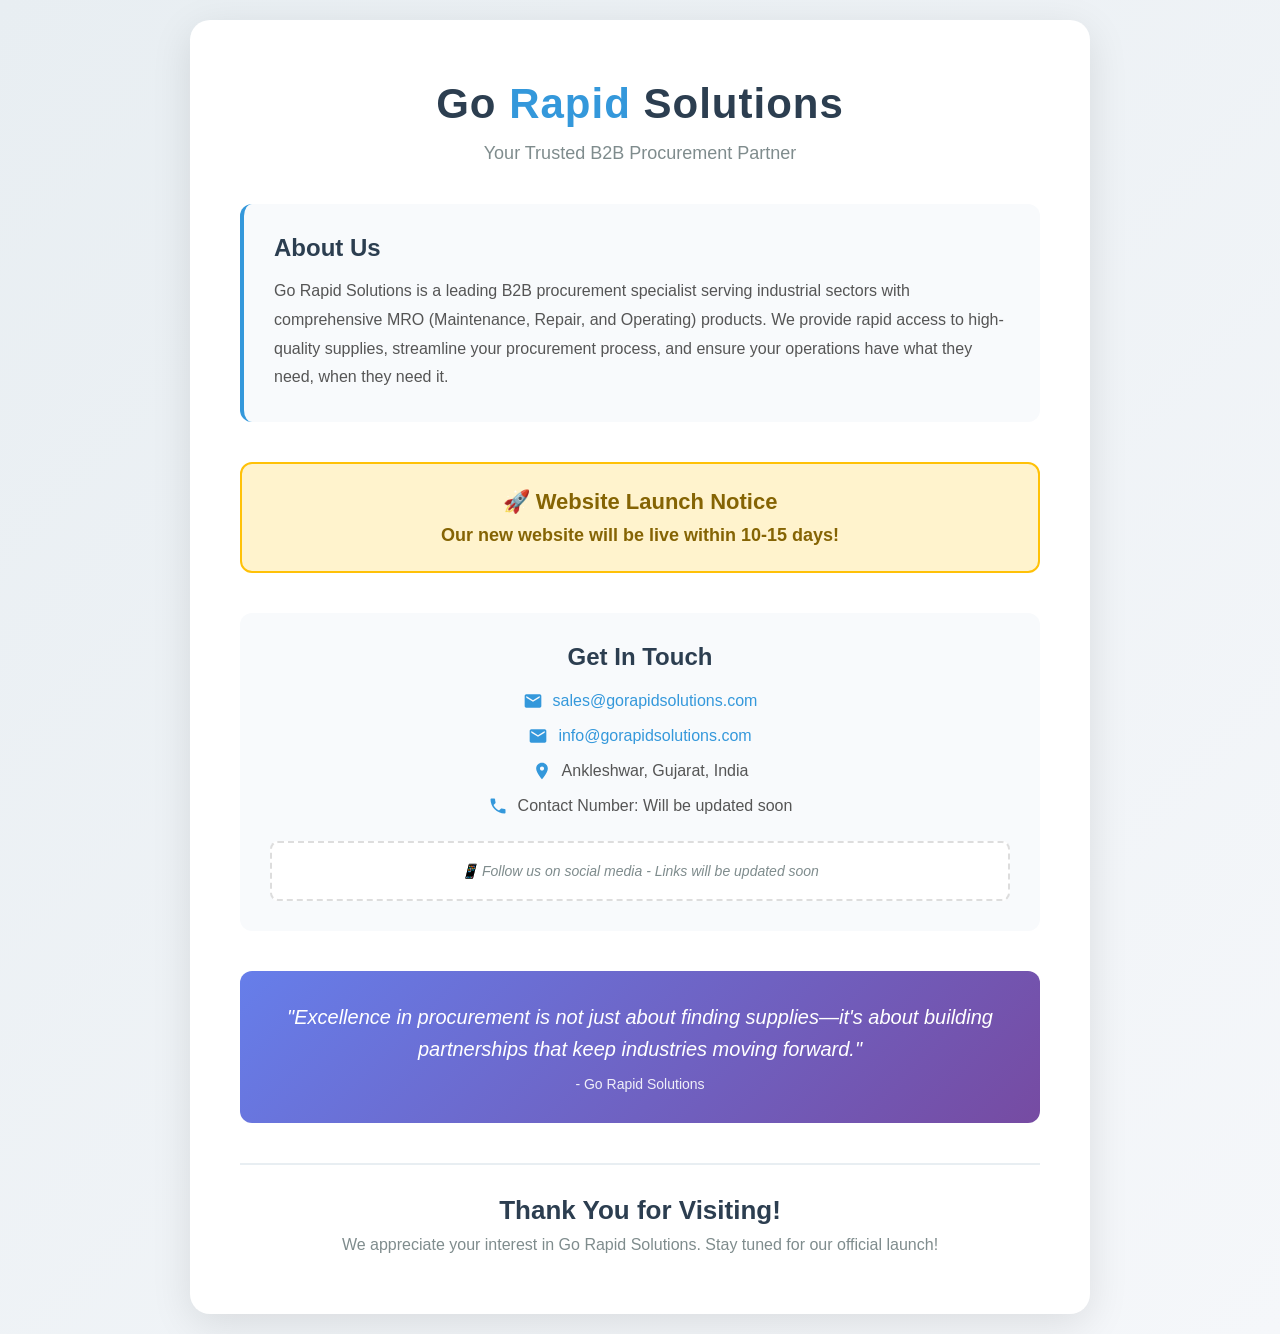
<file: index.html>
<!DOCTYPE html>
<html lang="en">
<head>
    <meta charset="UTF-8">
    <meta name="viewport" content="width=device-width, initial-scale=1.0">
    <title>Go Rapid Solutions - Coming Soon</title>
    <link rel="icon" type="image/png" href="https://nbgkpgkkiqbczqzkecgb.supabase.co/storage/v1/object/public/rapid-images/brand-logo/BrandLogoNewG.PNG">
    <link rel="apple-touch-icon" href="https://nbgkpgkkiqbczqzkecgb.supabase.co/storage/v1/object/public/rapid-images/brand-logo/BrandLogoNewG.PNG">
    <link rel="stylesheet" href="styles.css">
</head>
<body>
    <div class="container">
        <div class="logo">
            Go <span>Rapid</span> Solutions
        </div>
        <div class="subtitle">Your Trusted B2B Procurement Partner</div>

        <div class="about">
            <h2>About Us</h2>
            <p>
                Go Rapid Solutions is a leading B2B procurement specialist serving industrial sectors with comprehensive MRO (Maintenance, Repair, and Operating) products. We provide rapid access to high-quality supplies, streamline your procurement process, and ensure your operations have what they need, when they need it.
            </p>
        </div>

        <div class="notice-box">
            <h3>🚀 Website Launch Notice</h3>
            <p>Our new website will be live within 10-15 days!</p>
        </div>

        <div class="contact-section">
            <h3>Get In Touch</h3>
            <div class="contact-info">
                <div class="contact-item">
                    <svg xmlns="http://www.w3.org/2000/svg" viewBox="0 0 24 24">
                        <path d="M20 4H4c-1.1 0-1.99.9-1.99 2L2 18c0 1.1.9 2 2 2h16c1.1 0 2-.9 2-2V6c0-1.1-.9-2-2-2zm0 4l-8 5-8-5V6l8 5 8-5v2z"/>
                    </svg>
                    <a href="mailto:sales@gorapidsolutions.com">sales@gorapidsolutions.com</a>
                </div>
                <div class="contact-item">
                    <svg xmlns="http://www.w3.org/2000/svg" viewBox="0 0 24 24">
                        <path d="M20 4H4c-1.1 0-1.99.9-1.99 2L2 18c0 1.1.9 2 2 2h16c1.1 0 2-.9 2-2V6c0-1.1-.9-2-2-2zm0 4l-8 5-8-5V6l8 5 8-5v2z"/>
                    </svg>
                    <a href="mailto:info@gorapidsolutions.com">info@gorapidsolutions.com</a>
                </div>
                <div class="contact-item">
                    <svg xmlns="http://www.w3.org/2000/svg" viewBox="0 0 24 24">
                        <path d="M12 2C8.13 2 5 5.13 5 9c0 5.25 7 13 7 13s7-7.75 7-13c0-3.87-3.13-7-7-7zm0 9.5c-1.38 0-2.5-1.12-2.5-2.5s1.12-2.5 2.5-2.5 2.5 1.12 2.5 2.5-1.12 2.5-2.5 2.5z"/>
                    </svg>
                    <span>Ankleshwar, Gujarat, India</span>
                </div>
                <div class="contact-item">
                    <svg xmlns="http://www.w3.org/2000/svg" viewBox="0 0 24 24">
                        <path d="M6.62 10.79c1.44 2.83 3.76 5.14 6.59 6.59l2.2-2.2c.27-.27.67-.36 1.02-.24 1.12.37 2.33.57 3.57.57.55 0 1 .45 1 1V20c0 .55-.45 1-1 1-9.39 0-17-7.61-17-17 0-.55.45-1 1-1h3.5c.55 0 1 .45 1 1 0 1.25.2 2.45.57 3.57.11.35.03.74-.25 1.02l-2.2 2.2z"/>
                    </svg>
                    <span>Contact Number: Will be updated soon</span>
                </div>
            </div>

            <div class="social-placeholder">
                <p>📱 Follow us on social media - Links will be updated soon</p>
            </div>
        </div>

        <div class="quote">
            <p>"Excellence in procurement is not just about finding supplies—it's about building partnerships that keep industries moving forward."</p>
            <span>- Go Rapid Solutions</span>
        </div>

        <div class="thank-you">
            <h3>Thank You for Visiting!</h3>
            <p>We appreciate your interest in Go Rapid Solutions. Stay tuned for our official launch!</p>
        </div>
    </div>
</body>
</html>
</file>
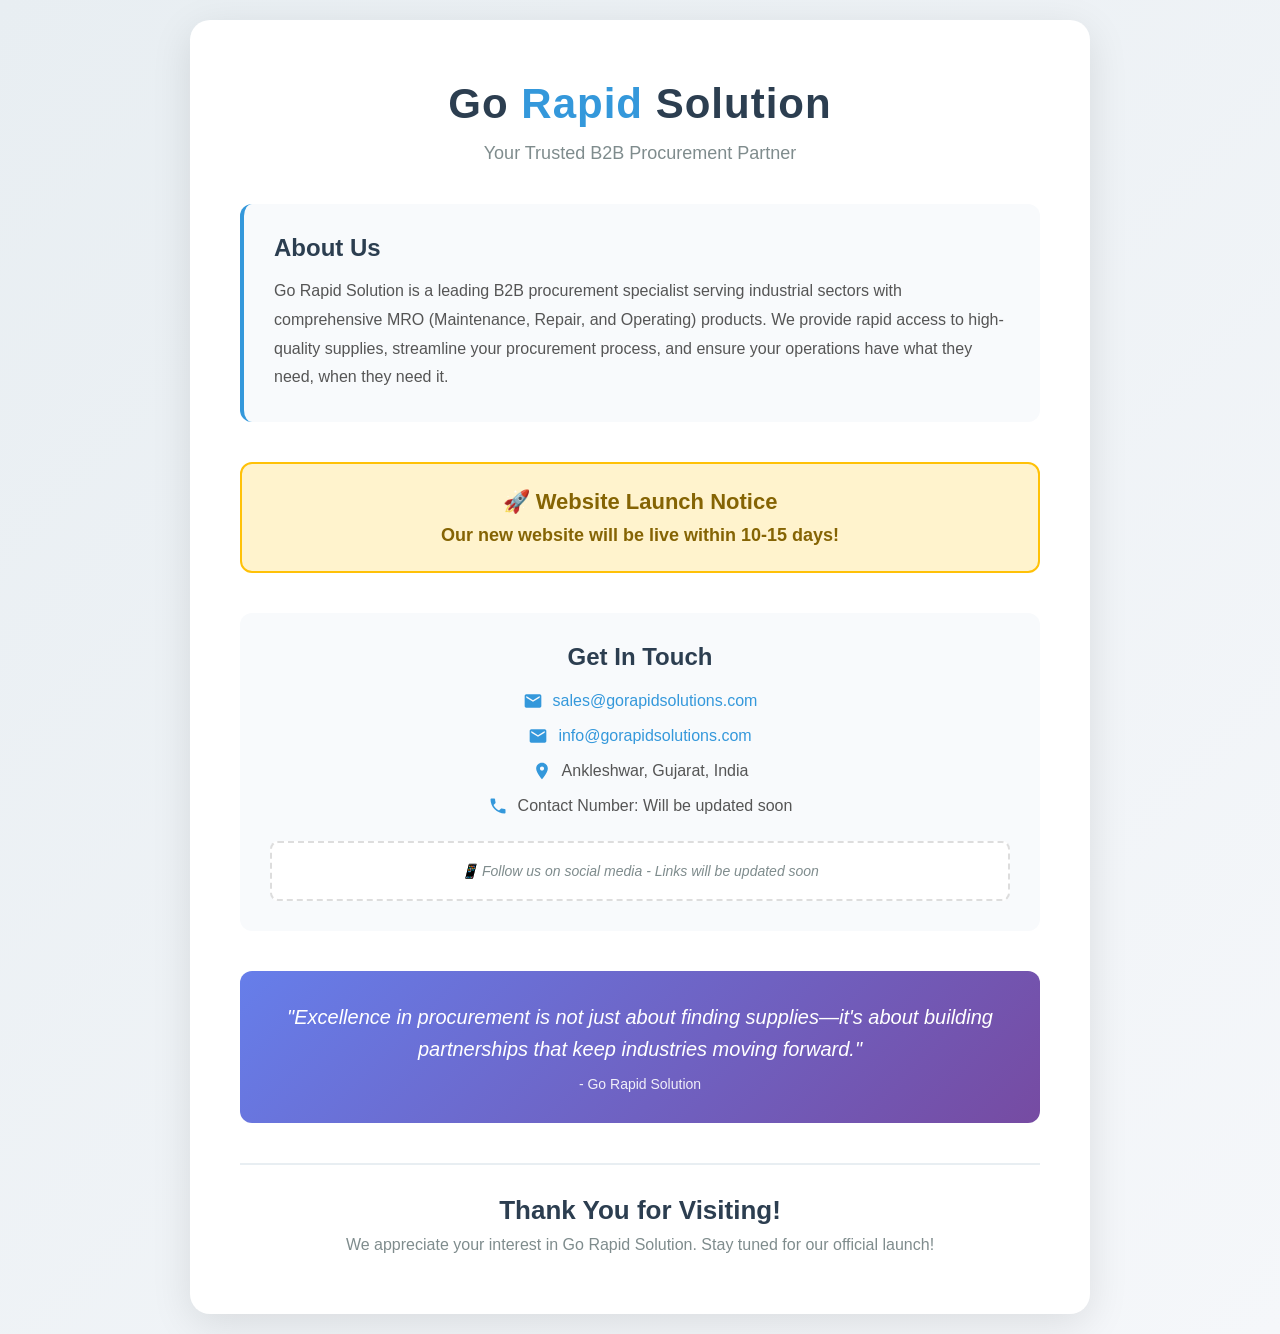
<file: comingsoon.html>
<!DOCTYPE html>
<html lang="en">
<head>
    <meta charset="UTF-8">
    <meta name="viewport" content="width=device-width, initial-scale=1.0">
    <title>Go Rapid Solution - Coming Soon</title>
    <link rel="stylesheet" href="styles.css">
</head>
<body>
    <div class="container">
        <div class="logo">
            Go <span>Rapid</span> Solution
        </div>
        <div class="subtitle">Your Trusted B2B Procurement Partner</div>

        <div class="about">
            <h2>About Us</h2>
            <p>
                Go Rapid Solution is a leading B2B procurement specialist serving industrial sectors with comprehensive MRO (Maintenance, Repair, and Operating) products. We provide rapid access to high-quality supplies, streamline your procurement process, and ensure your operations have what they need, when they need it.
            </p>
        </div>

        <div class="notice-box">
            <h3>🚀 Website Launch Notice</h3>
            <p>Our new website will be live within 10-15 days!</p>
        </div>

        <div class="contact-section">
            <h3>Get In Touch</h3>
            <div class="contact-info">
                <div class="contact-item">
                    <svg xmlns="http://www.w3.org/2000/svg" viewBox="0 0 24 24">
                        <path d="M20 4H4c-1.1 0-1.99.9-1.99 2L2 18c0 1.1.9 2 2 2h16c1.1 0 2-.9 2-2V6c0-1.1-.9-2-2-2zm0 4l-8 5-8-5V6l8 5 8-5v2z"/>
                    </svg>
                    <a href="mailto:sales@gorapidsolutions.com">sales@gorapidsolutions.com</a>
                </div>
                <div class="contact-item">
                    <svg xmlns="http://www.w3.org/2000/svg" viewBox="0 0 24 24">
                        <path d="M20 4H4c-1.1 0-1.99.9-1.99 2L2 18c0 1.1.9 2 2 2h16c1.1 0 2-.9 2-2V6c0-1.1-.9-2-2-2zm0 4l-8 5-8-5V6l8 5 8-5v2z"/>
                    </svg>
                    <a href="mailto:info@gorapidsolutions.com">info@gorapidsolutions.com</a>
                </div>
                <div class="contact-item">
                    <svg xmlns="http://www.w3.org/2000/svg" viewBox="0 0 24 24">
                        <path d="M12 2C8.13 2 5 5.13 5 9c0 5.25 7 13 7 13s7-7.75 7-13c0-3.87-3.13-7-7-7zm0 9.5c-1.38 0-2.5-1.12-2.5-2.5s1.12-2.5 2.5-2.5 2.5 1.12 2.5 2.5-1.12 2.5-2.5 2.5z"/>
                    </svg>
                    <span>Ankleshwar, Gujarat, India</span>
                </div>
                <div class="contact-item">
                    <svg xmlns="http://www.w3.org/2000/svg" viewBox="0 0 24 24">
                        <path d="M6.62 10.79c1.44 2.83 3.76 5.14 6.59 6.59l2.2-2.2c.27-.27.67-.36 1.02-.24 1.12.37 2.33.57 3.57.57.55 0 1 .45 1 1V20c0 .55-.45 1-1 1-9.39 0-17-7.61-17-17 0-.55.45-1 1-1h3.5c.55 0 1 .45 1 1 0 1.25.2 2.45.57 3.57.11.35.03.74-.25 1.02l-2.2 2.2z"/>
                    </svg>
                    <span>Contact Number: Will be updated soon</span>
                </div>
            </div>

            <div class="social-placeholder">
                <p>📱 Follow us on social media - Links will be updated soon</p>
            </div>
        </div>

        <div class="quote">
            <p>"Excellence in procurement is not just about finding supplies—it's about building partnerships that keep industries moving forward."</p>
            <span>- Go Rapid Solution</span>
        </div>

        <div class="thank-you">
            <h3>Thank You for Visiting!</h3>
            <p>We appreciate your interest in Go Rapid Solution. Stay tuned for our official launch!</p>
        </div>
    </div>
</body>
</html>
</file>
<file: styles.css>
* {
    margin: 0;
    padding: 0;
    box-sizing: border-box;
}

body {
    font-family: 'Segoe UI', Tahoma, Geneva, Verdana, sans-serif;
    background: linear-gradient(135deg, #e8eef2 0%, #f5f7fa 100%);
    min-height: 100vh;
    display: flex;
    justify-content: center;
    align-items: center;
    padding: 20px;
}

.container {
    max-width: 900px;
    background: white;
    padding: 60px 50px;
    border-radius: 20px;
    box-shadow: 0 10px 40px rgba(0, 0, 0, 0.1);
    text-align: center;
}

.logo {
    font-size: 42px;
    font-weight: 700;
    color: #2c3e50;
    margin-bottom: 15px;
    letter-spacing: 1px;
}

.logo span {
    color: #3498db;
}

.subtitle {
    font-size: 18px;
    color: #7f8c8d;
    margin-bottom: 40px;
    font-weight: 300;
}

.about {
    text-align: left;
    margin-bottom: 40px;
    padding: 30px;
    background: #f8fafc;
    border-radius: 12px;
    border-left: 4px solid #3498db;
}

.about h2 {
    color: #2c3e50;
    font-size: 24px;
    margin-bottom: 15px;
}

.about p {
    color: #555;
    line-height: 1.8;
    font-size: 16px;
}

.notice-box {
    background: #fff3cd;
    border: 2px solid #ffc107;
    border-radius: 12px;
    padding: 25px;
    margin: 40px 0;
}

.notice-box h3 {
    color: #856404;
    font-size: 22px;
    margin-bottom: 10px;
}

.notice-box p {
    color: #856404;
    font-size: 18px;
    font-weight: 600;
}

.contact-section {
    margin: 40px 0;
    padding: 30px;
    background: #f8fafc;
    border-radius: 12px;
}

.contact-section h3 {
    color: #2c3e50;
    font-size: 24px;
    margin-bottom: 20px;
}

.contact-info {
    display: flex;
    flex-direction: column;
    gap: 15px;
    margin-bottom: 20px;
}

.contact-item {
    display: flex;
    align-items: center;
    justify-content: center;
    gap: 10px;
    color: #555;
    font-size: 16px;
}

.contact-item svg {
    width: 20px;
    height: 20px;
    fill: #3498db;
}

.contact-item a {
    color: #3498db;
    text-decoration: none;
    transition: color 0.3s;
}

.contact-item a:hover {
    color: #2980b9;
}

.social-placeholder {
    margin-top: 25px;
    padding: 20px;
    background: white;
    border-radius: 8px;
    border: 2px dashed #ddd;
}

.social-placeholder p {
    color: #7f8c8d;
    font-size: 14px;
    font-style: italic;
}

.quote {
    margin: 40px 0;
    padding: 30px;
    background: linear-gradient(135deg, #667eea 0%, #764ba2 100%);
    border-radius: 12px;
    color: white;
}

.quote p {
    font-size: 20px;
    font-style: italic;
    line-height: 1.6;
    margin-bottom: 10px;
}

.quote span {
    font-size: 14px;
    opacity: 0.9;
}

.thank-you {
    margin-top: 40px;
    padding-top: 30px;
    border-top: 2px solid #e8eef2;
}

.thank-you h3 {
    color: #2c3e50;
    font-size: 26px;
    margin-bottom: 10px;
}

.thank-you p {
    color: #7f8c8d;
    font-size: 16px;
}

@media (max-width: 768px) {
    .container {
        padding: 40px 30px;
    }

    .logo {
        font-size: 32px;
    }

    .about,
    .contact-section,
    .notice-box,
    .quote {
        padding: 20px;
    }
}
</file>
